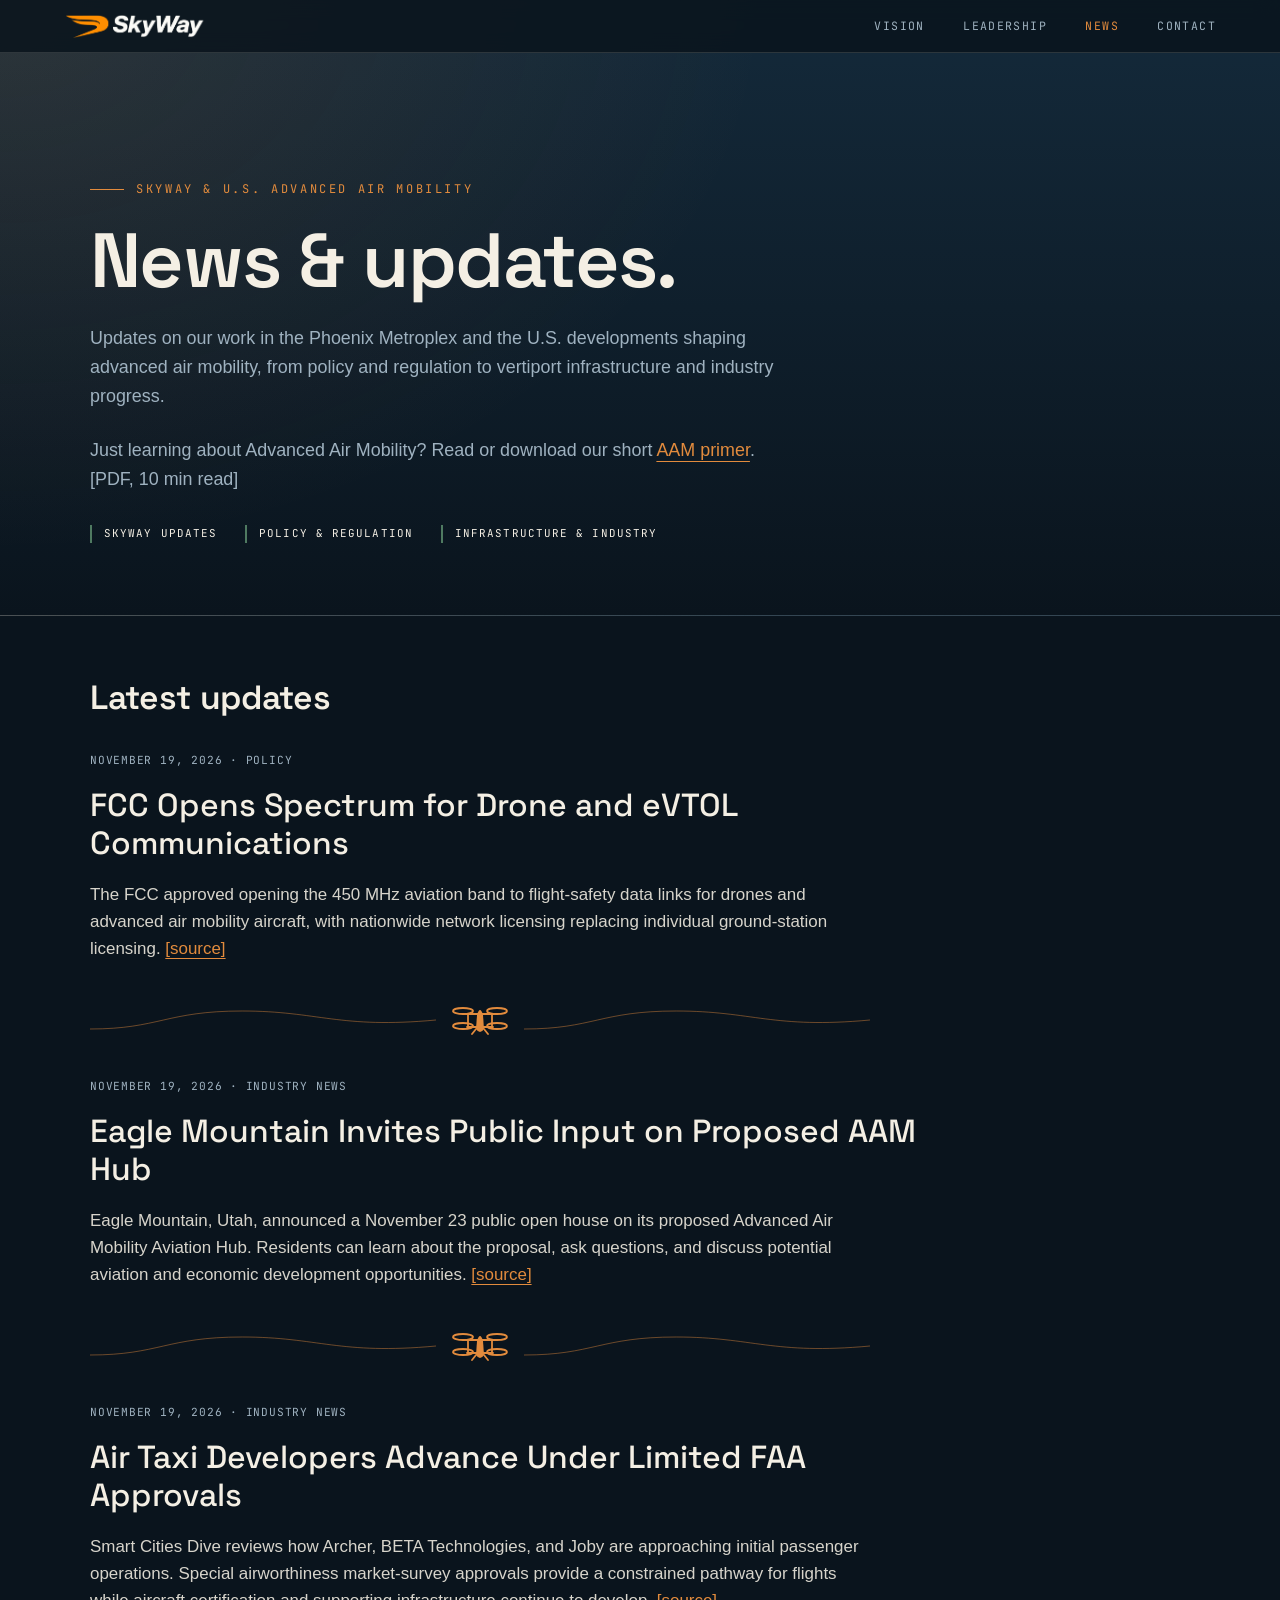
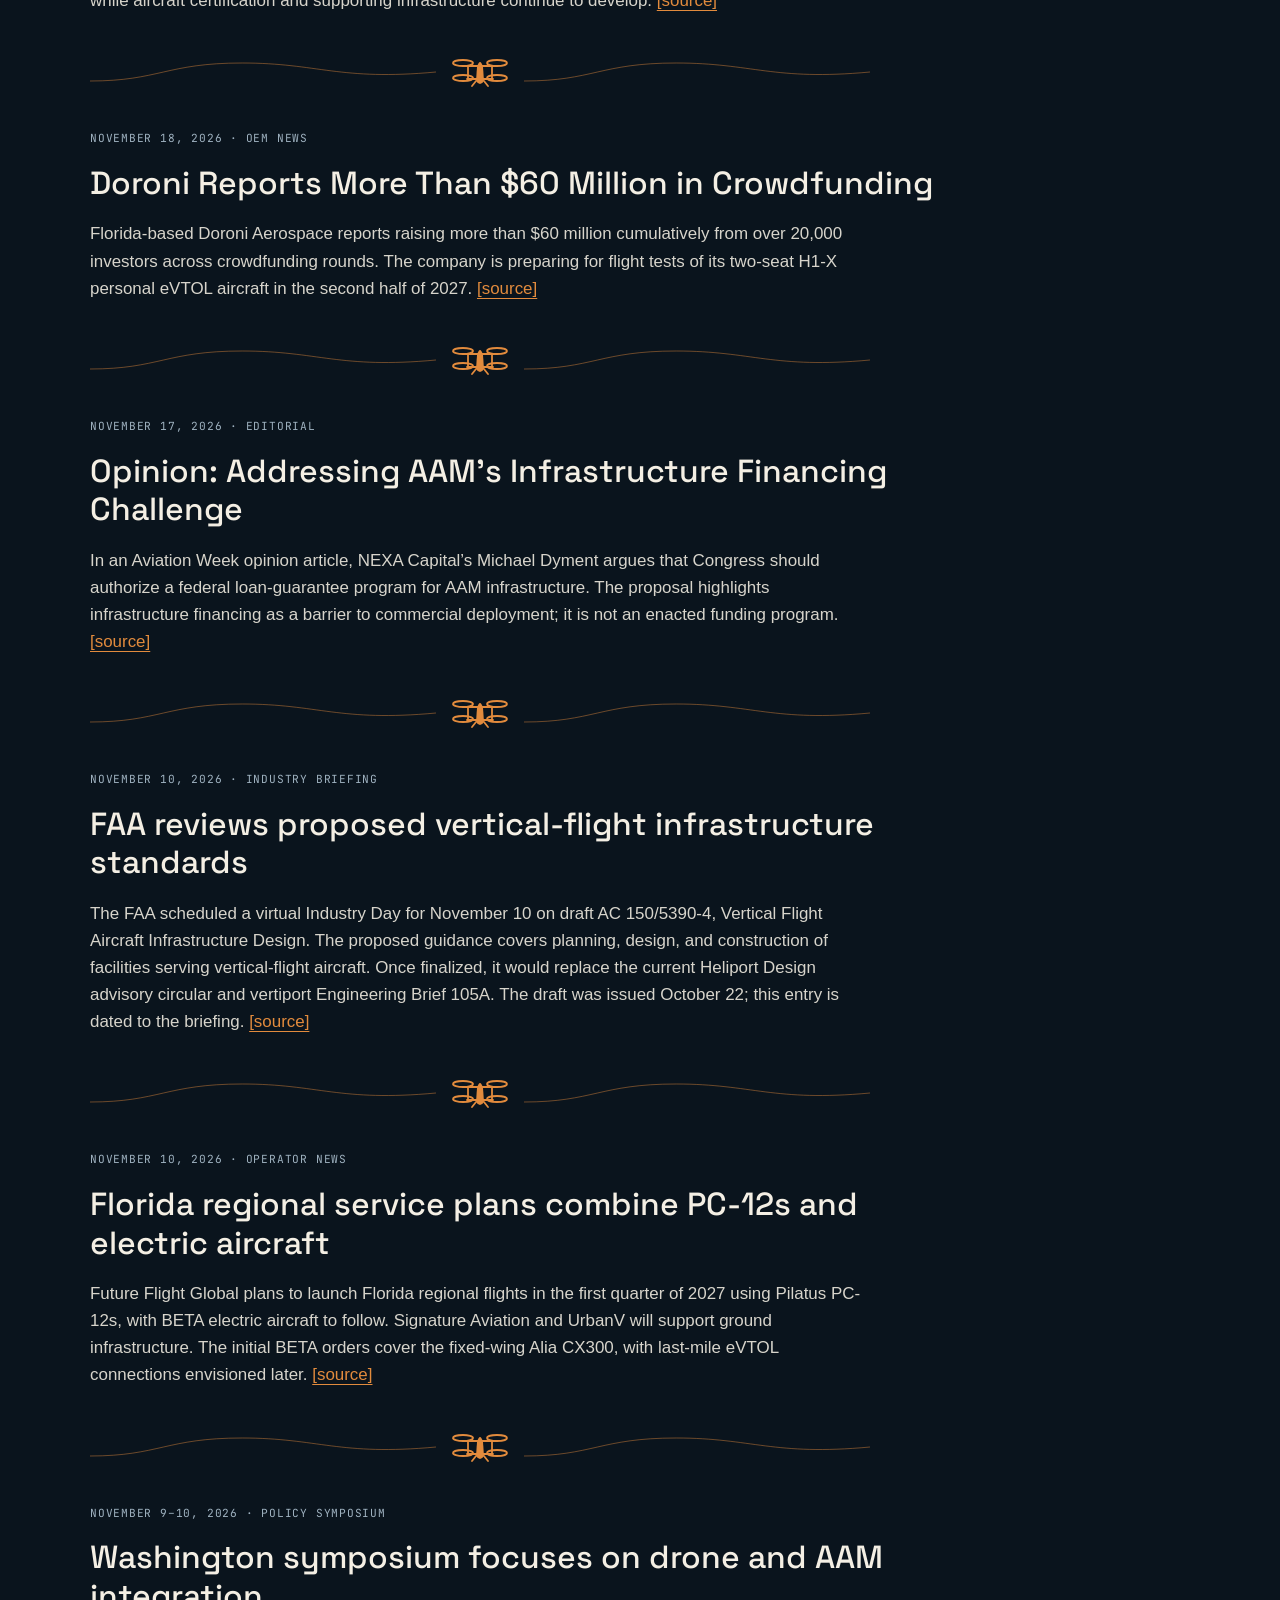
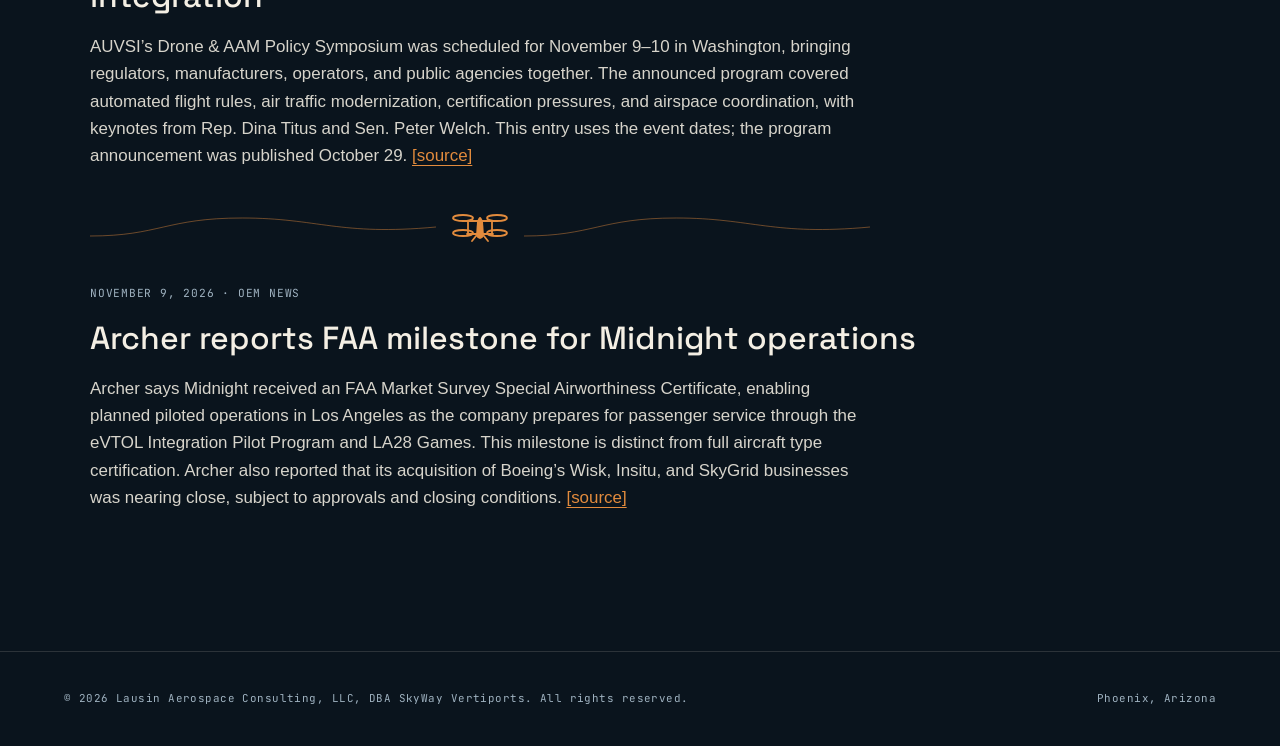
<file: news.html>
<!DOCTYPE html>
<html lang="en">
<head>
<meta charset="UTF-8">
<meta name="viewport" content="width=device-width, initial-scale=1.0">
<title>News &amp; Updates — SkyWay Vertiports</title>
<meta name="description" content="Updates from SkyWay Vertiports and selected U.S. advanced air mobility developments, with a focus on policy, vertiport infrastructure, and the Phoenix Metroplex.">
<link rel="preconnect" href="https://fonts.googleapis.com">
<link rel="preconnect" href="https://fonts.gstatic.com" crossorigin>
<link href="https://fonts.googleapis.com/css2?family=Space+Grotesk:wght@400;500;600;700&family=Source+Serif+4:opsz,wght@8..60,400;8..60,500;8..60,600&family=JetBrains+Mono:wght@400;500&display=swap" rel="stylesheet">
<link rel="stylesheet" href="styles.css">
</head>
<body class="news-page">
<a class="skip-link" href="#main-content">Skip to content</a>

<nav class="navbar scrolled" id="navbar" aria-label="Main navigation">
  <a class="navmark" href="index.html" aria-label="SkyWay Vertiports home">
    <img src="skyway_logo_ow.png" alt="SkyWay Vertiports">
  </a>
  <div class="navlinks">
    <a href="index.html#vision">Vision</a>
    <a href="index.html#leadership">Leadership</a>
    <a href="news.html" aria-current="page">News</a>
    <a href="index.html#contact">Contact</a>
  </div>
</nav>

<main id="main-content" class="news-main">
  <section class="news-hero" aria-labelledby="news-title">
    <div class="news-hero-inner">
      <div class="eyebrow">SkyWay &amp; U.S. Advanced Air Mobility</div>
      <h1 class="news-title" id="news-title">News &amp; updates.</h1>
      <p class="news-intro">Updates on our work in the Phoenix Metroplex and the U.S. developments shaping advanced air mobility, from policy and regulation to vertiport infrastructure and industry progress.</p><br>
	  <p class="news-intro">Just learning about Advanced Air Mobility? Read or download our short <a class="news-source" href="http://skywayvertiports.com/SkyWayVertiports-AAM_Primer_web.pdf">AAM primer</a>. [PDF, 10 min read]</p>
      <div class="news-topics" aria-label="Coverage areas">
        <span>SkyWay updates</span>
        <span>Policy &amp; regulation</span>
        <span>Infrastructure &amp; industry</span>
      </div>
    </div>
  </section>

  <section class="news-feed" aria-labelledby="latest-heading">
    <div class="news-feed-inner">
      <h2 class="news-feed-heading" id="latest-heading">Latest updates</h2>

      <!--
      HOW TO ADD NEWS (newest first)
      Copy one complete article below, or copy and uncomment the template.
      Insert it at INSERT NEW ARTICLES HERE. Use the news date, not the date
      you edit this page. For events, use the event date and say so visibly;
      identify an earlier announcement date in the summary when relevant.
      Replace the date, unique id, headline, summary, and the source URL in href.
      Match the headline's #link to the article id. Dates use YYYY-MM-DD in
      datetime. Write &amp; for &, &lt; for <, and &gt; for > in text.
      The flight-path separators appear automatically BETWEEN articles.
      No separator markup, JavaScript, or stylesheet edits are needed.
      -->

      <!-- BEGIN ARTICLE TEMPLATE (copy and uncomment)
      <article class="news-entry" id="[YYYY-MM-DD-short-unique-title]">
        <div class="news-meta"><time datetime="[YYYY-MM-DD]">[Month DD, YYYY]</time></div>
        <h3><a class="news-permalink" href="#[YYYY-MM-DD-short-unique-title]">[Brief title]</a></h3>
        <div class="news-body"><p>[Quick summary in your own words.] <a class="news-source" href="[https://original-source-url]">[source]</a></p></div>
      </article>
      END ARTICLE TEMPLATE -->

      <!-- INSERT NEW ARTICLES HERE, ABOVE ALL EXISTING ARTICLES. -->

<article class="news-entry" id="2026-11-19-fcc-aam-spectrum">
  <div class="news-meta"><time datetime="2026-11-19">November 19, 2026 · Policy</time></div>
  <h3><a class="news-permalink" href="#2026-11-19-fcc-aam-spectrum">FCC Opens Spectrum for Drone and eVTOL Communications</a></h3>
  <div class="news-body"><p>The FCC approved opening the 450 MHz aviation band to flight-safety data links for drones and advanced air mobility aircraft, with nationwide network licensing replacing individual ground-station licensing. <a class="news-source" href="https://www.ainonline.com/aviation-news/futureflight/2026-11-19/fcc-opens-450-mhz-band-drone-and-evtol-data-links">[source]</a></p></div>
</article>

<article class="news-entry" id="2026-11-19-eagle-mountain-aam-hub">
  <div class="news-meta"><time datetime="2026-11-19">November 19, 2026 · Industry News</time></div>
  <h3><a class="news-permalink" href="#2026-11-19-eagle-mountain-aam-hub">Eagle Mountain Invites Public Input on Proposed AAM Hub</a></h3>
  <div class="news-body"><p>Eagle Mountain, Utah, announced a November 23 public open house on its proposed Advanced Air Mobility Aviation Hub. Residents can learn about the proposal, ask questions, and discuss potential aviation and economic development opportunities. <a class="news-source" href="https://eaglemountain.gov/residents-invited-to-learn-more-about-proposed-aam-aviation-hub/">[source]</a></p></div>
</article>

<article class="news-entry" id="2026-11-19-air-taxi-passenger-pathways">
  <div class="news-meta"><time datetime="2026-11-19">November 19, 2026 · Industry News</time></div>
  <h3><a class="news-permalink" href="#2026-11-19-air-taxi-passenger-pathways">Air Taxi Developers Advance Under Limited FAA Approvals</a></h3>
  <div class="news-body"><p>Smart Cities Dive reviews how Archer, BETA Technologies, and Joby are approaching initial passenger operations. Special airworthiness market-survey approvals provide a constrained pathway for flights while aircraft certification and supporting infrastructure continue to develop. <a class="news-source" href="https://www.smartcitiesdive.com/news/air-taxi-first-flights-evtol/874516/">[source]</a></p></div>
</article>

<article class="news-entry" id="2026-11-18-doroni-funding-milestone">
  <div class="news-meta"><time datetime="2026-11-18">November 18, 2026 · OEM News</time></div>
  <h3><a class="news-permalink" href="#2026-11-18-doroni-funding-milestone">Doroni Reports More Than $60 Million in Crowdfunding</a></h3>
  <div class="news-body"><p>Florida-based Doroni Aerospace reports raising more than $60 million cumulatively from over 20,000 investors across crowdfunding rounds. The company is preparing for flight tests of its two-seat H1-X personal eVTOL aircraft in the second half of 2027. <a class="news-source" href="https://aviationweek.com/aerospace/advanced-air-mobility/doroni-aerospace-raises-60-million-advance-h1-x-evtol-program">[source]</a></p></div>
</article>

<article class="news-entry" id="2026-11-17-aam-infrastructure-financing">
  <div class="news-meta"><time datetime="2026-11-17">November 17, 2026 · Editorial</time></div>
  <h3><a class="news-permalink" href="#2026-11-17-aam-infrastructure-financing">Opinion: Addressing AAM’s Infrastructure Financing Challenge</a></h3>
  <div class="news-body"><p>In an Aviation Week opinion article, NEXA Capital’s Michael Dyment argues that Congress should authorize a federal loan-guarantee program for AAM infrastructure. The proposal highlights infrastructure financing as a barrier to commercial deployment; it is not an enacted funding program. <a class="news-source" href="https://aviationweek.com/aerospace/advanced-air-mobility/opinion-advanced-air-mobilitys-166-billion-infrastructure-challenge">[source]</a></p></div>
</article>


      <article class="news-entry" id="2026-11-10-faa-vertical-flight-design">
        <div class="news-meta"><time datetime="2026-11-10">November 10, 2026 · Industry briefing</time></div>
        <h3><a class="news-permalink" href="#2026-11-10-faa-vertical-flight-design">FAA reviews proposed vertical-flight infrastructure standards</a></h3>
        <div class="news-body"><p>The FAA scheduled a virtual Industry Day for November 10 on draft AC 150/5390-4, Vertical Flight Aircraft Infrastructure Design. The proposed guidance covers planning, design, and construction of facilities serving vertical-flight aircraft. Once finalized, it would replace the current Heliport Design advisory circular and vertiport Engineering Brief 105A. The draft was issued October 22; this entry is dated to the briefing. <a class="news-source" href="https://www.faa.gov/airports/resources/advisory_circulars/index.cfm/go/document.information/documentID/1045778">[source]</a></p></div>
      </article>

      <article class="news-entry" id="2026-11-10-florida-regional-electric-service">
        <div class="news-meta"><time datetime="2026-11-10">November 10, 2026 · Operator News</time></div>
        <h3><a class="news-permalink" href="#2026-11-10-florida-regional-electric-service">Florida regional service plans combine PC-12s and electric aircraft</a></h3>
        <div class="news-body"><p>Future Flight Global plans to launch Florida regional flights in the first quarter of 2027 using Pilatus PC-12s, with BETA electric aircraft to follow. Signature Aviation and UrbanV will support ground infrastructure. The initial BETA orders cover the fixed-wing Alia CX300, with last-mile eVTOL connections envisioned later. <a class="news-source" href="https://www.ainonline.com/aviation-news/business-aviation/2026-11-10/florida-air-service-taps-pc-12s-and-electric-aircraft">[source]</a></p></div>
      </article>

      <article class="news-entry" id="2026-11-09-auvsi-policy-symposium">
        <div class="news-meta"><time datetime="2026-11-09">November 9–10, 2026 · Policy symposium</time></div>
        <h3><a class="news-permalink" href="#2026-11-09-auvsi-policy-symposium">Washington symposium focuses on drone and AAM integration</a></h3>
        <div class="news-body"><p>AUVSI’s Drone &amp; AAM Policy Symposium was scheduled for November 9–10 in Washington, bringing regulators, manufacturers, operators, and public agencies together. The announced program covered automated flight rules, air traffic modernization, certification pressures, and airspace coordination, with keynotes from Rep. Dina Titus and Sen. Peter Welch. This entry uses the event dates; the program announcement was published October 29. <a class="news-source" href="https://www.auvsi.org/news/auvsi-drone-aam-policy-symposium-2026-lawmakers-regulators-and-industry-convene-in-washington-as-drone-and-aam-rules-take-shape/">[source]</a></p></div>
      </article>

      <article class="news-entry" id="2026-11-09-archer-midnight-market-survey">
        <div class="news-meta"><time datetime="2026-11-09">November 9, 2026 · OEM News</time></div>
        <h3><a class="news-permalink" href="#2026-11-09-archer-midnight-market-survey">Archer reports FAA milestone for Midnight operations</a></h3>
        <div class="news-body"><p>Archer says Midnight received an FAA Market Survey Special Airworthiness Certificate, enabling planned piloted operations in Los Angeles as the company prepares for passenger service through the eVTOL Integration Pilot Program and LA28 Games. This milestone is distinct from full aircraft type certification. Archer also reported that its acquisition of Boeing’s Wisk, Insitu, and SkyGrid businesses was nearing close, subject to approvals and closing conditions. <a class="news-source" href="https://investors.archer.com/news/news-details/2026/Archer-Announces-Q3-2026-Results-Receives-FAA-Market-Survey-Certificate-Unlocking-LA-Operations-and-Boeing-Deal-Close-Imminent/default.aspx">[source]</a></p></div>
      </article>

    </div>
  </section>
</main>

<footer>
  <span>© 2026 Lausin Aerospace Consulting, LLC, DBA SkyWay Vertiports. All rights reserved.</span>
  <span>Phoenix, Arizona</span>
</footer>

</body>
</html>
</file>
<file: styles.css>
:root{
    --ink: #0a141d;
    --navy: #12253600;
    --navy-solid: #142a3b;
    --horizon: #e28b3d;
    --ember: #c9642a;
    --saguaro: #4f7a61;
    --saguaro-dim: #375a48;
    --sand: #f4efe4;
    --steel: #9fb2c0;
    --line: rgba(244,239,228,0.14);
    --display: 'Space Grotesk', sans-serif;
    --body: 'Helvetica Neue', Helvetica, Arial, sans-serif;
    --mono: 'JetBrains Mono', monospace;
  }
  *{margin:0;padding:0;box-sizing:border-box;}
  html{scroll-behavior:smooth;}
  body{
    background:var(--ink);
    color:var(--sand);
    font-family:var(--body);
    line-height:1.6;
    overflow-x:hidden;
  }
  a{color:inherit;}
  img,video{display:block;max-width:100%;}

  /* ---------- NAV ---------- */
  .navbar{
    position:fixed; top:0; left:0; right:0; z-index:100;
    display:flex; align-items:center; justify-content:space-between;
    padding:22px 5vw;
    transition:background .4s ease, padding .4s ease, border-color .4s ease;
    border-bottom:1px solid transparent;
  }
  .navbar.scrolled{
    background:rgba(10,20,29,0.86);
    backdrop-filter:blur(10px);
    padding:14px 5vw;
    border-color:var(--line);
  }
  .navmark{ display:flex; align-items:center; }
  .navmark img{
    height:28px; width:auto; display:block;
    transition:height .4s ease;
  }
  .navbar.scrolled .navmark img{ height:24px; }
  .navlinks{ display:flex; gap:2.4rem; font-family:var(--mono); font-size:0.72rem;
    letter-spacing:0.12em; text-transform:uppercase; color:var(--steel);
  }
  .navlinks a{ text-decoration:none; transition:color .25s ease; }
  .navlinks a:hover{ color:var(--horizon); }
  @media (max-width:720px){
    .navbar{ flex-direction:column; align-items:flex-start; gap:8px; }
    .navlinks{ gap:1.2rem; font-size:0.64rem; }
  }

  /* ---------- HERO ---------- */
  .hero{
    position:relative; height:100vh; min-height:560px;
    display:flex; flex-direction:column; justify-content:flex-end;
    overflow:hidden;
  }
  @supports (height: 100svh){ .hero{ height:100svh; } }
  .hero-media{
    position:absolute; inset:0; width:100%; height:100%;
    object-fit:cover; object-position:center 62%;
    z-index:0;
  }
  .hero-scrim{
    position:absolute; inset:0; z-index:1;
    background:
      linear-gradient(180deg, rgba(8,15,22,0.55) 0%, rgba(8,15,22,0.15) 30%, rgba(8,15,22,0.35) 60%, rgba(6,12,18,0.92) 100%);
  }
  .hud{
    position:absolute; inset:0; z-index:2; pointer-events:none;
    padding:100px 5vw 0;
    display:flex; justify-content:space-between; align-items:flex-start;
    font-family:var(--mono); font-size:0.68rem; letter-spacing:0.08em;
    color:rgba(244,239,228,0.55); text-transform:uppercase;
  }
  .hud .corner{ position:relative; padding-top:14px; }
  .hud .corner::before{
    content:""; position:absolute; top:0; left:0; width:22px; height:22px;
    border-top:1px solid rgba(226,139,61,0.6); border-left:1px solid rgba(226,139,61,0.6);
  }
  .hud .corner.right{ text-align:right; padding-right:14px; }
  .hud .corner.right::before{ left:auto; right:0; border-left:none; border-right:1px solid rgba(226,139,61,0.6); }

  .hero-content{
    position:relative; z-index:3;
    padding:0 5vw 9vh;
    max-width:1100px;
  }
  .eyebrow{
    font-family:var(--mono); font-size:0.75rem; letter-spacing:0.22em;
    text-transform:uppercase; color:var(--horizon); margin-bottom:22px;
    display:flex; align-items:center; gap:12px;
  }
  .eyebrow::before{
    content:""; width:34px; height:1px; background:var(--horizon);
  }
  .hero-title{
    font-family:var(--display); font-weight:600;
    font-size:clamp(2.6rem, 6.4vw, 5.4rem);
    line-height:0.98; letter-spacing:-0.01em;
    color:var(--sand);
    margin-bottom:28px;
  }
  .hero-tagline{
    font-family:var(--body); font-weight:400;
    font-size:clamp(1rem, 1.35vw, 1.28rem);
    max-width:640px; color:rgba(244,239,228,0.86);
    font-style:italic;
    border-left:2px solid var(--saguaro);
    padding-left:20px;
  }
  .scroll-cue{
    position:absolute; bottom:26px; left:5vw; z-index:3;
    font-family:var(--mono); font-size:0.65rem; letter-spacing:0.16em;
    color:var(--steel); text-transform:uppercase;
    display:flex; align-items:center; gap:10px;
  }
  .scroll-cue .bar{ width:1px; height:30px; background:linear-gradient(var(--steel), transparent); }

  /* ---------- SECTION SHELL ---------- */
  section{ position:relative; padding:9vw 5vw; }
  .divider{
    height:1px; width:100%;
    background:linear-gradient(90deg, transparent, var(--line) 20%, var(--line) 80%, transparent);
  }
  .section-head{ max-width:760px; margin-bottom:4rem; }
  .kicker{
    font-family:var(--mono); font-size:0.72rem; letter-spacing:0.2em;
    text-transform:uppercase; color:var(--saguaro);
    margin-bottom:18px; display:flex; align-items:center; gap:12px;
  }
  .kicker::before{ content:""; width:26px; height:1px; background:var(--saguaro); }
  h2{
    font-family:var(--display); font-weight:600;
    font-size:clamp(1.9rem, 3.6vw, 3.1rem);
    letter-spacing:-0.01em; color:var(--sand); line-height:1.08;
  }
  .reveal{ opacity:0; transform:translateY(28px); transition:opacity .8s ease, transform .8s ease; }
  .reveal.in-view{ opacity:1; transform:translateY(0); }

  /* ---------- VISION SECTION ---------- */
  .vision{ background:var(--navy-solid); }
  .vision-grid{
    display:grid; grid-template-columns:1.1fr 0.9fr; gap:5vw; align-items:center;
  }
  .vision-copy p{ font-size:1.12rem; color:rgba(244,239,228,0.9); max-width:520px; }
  .vision-copy p + p{ margin-top:1.4rem; }
  .vision-copy .lede{
    font-family:var(--body); font-style:italic; font-size:1.28rem;
    color:var(--sand); margin-bottom:1.8rem; max-width:540px;
  }
  .vision-photo{ position:relative; border-radius:2px; overflow:hidden; }
  .vision-photo img{ width:100%; height:100%; object-fit:cover; filter:saturate(1.02); }
  .vision-photo::after{
    content:""; position:absolute; inset:0;
    background:linear-gradient(180deg, transparent 60%, rgba(10,20,29,0.55) 100%);
  }
  .pillars{
    margin-top:5rem; display:grid; grid-template-columns:repeat(3, 1fr); gap:2.5rem;
    border-top:1px solid var(--line); padding-top:3rem;
  }
  .pillar .tag{
    font-family:var(--mono); font-size:0.68rem; letter-spacing:0.14em;
    text-transform:uppercase; color:var(--horizon); margin-bottom:0.9rem;
  }
  .pillar h3{
    font-family:var(--display); font-weight:500; font-size:1.18rem;
    color:var(--sand); margin-bottom:0.7rem;
  }
  .pillar p{ font-size:0.98rem; color:var(--steel); }
  @media (max-width:900px){
    .vision-grid{ grid-template-columns:1fr; }
    .pillars{ grid-template-columns:1fr; gap:2.2rem; }
    .vision-photo{ order:-1; aspect-ratio:16/10; }
  }

  /* ---------- LEADERSHIP ---------- */
  .leadership{ background:var(--ink); }
  .lead-quote{
    font-family:var(--body); font-style:italic;
    font-size:clamp(1.2rem, 2vw, 1.6rem);
    color:var(--sand); max-width:880px; line-height:1.5;
    border-left:2px solid var(--horizon); padding-left:26px;
    margin-bottom:4.5rem;
  }
  .profile{
    display:grid; grid-template-columns:0.75fr 1.6fr; gap:4vw;
    border-top:1px solid var(--line); padding-top:3.2rem;
  }
  .profile-id .portrait{
    width:100%; aspect-ratio:3/4; overflow:hidden; border-radius:2px;
    margin-bottom:1.6rem; position:relative;
  }
  .profile-id .portrait img{
    width:100%; height:100%; object-fit:cover; filter:grayscale(0.15) contrast(1.03);
  }
  .profile-id .portrait::after{
    content:""; position:absolute; inset:0;
    box-shadow:inset 0 0 0 1px var(--line);
    background:linear-gradient(180deg, transparent 70%, rgba(10,20,29,0.35) 100%);
  }
  .profile-id .name{
    font-family:var(--display); font-weight:600; font-size:1.6rem; color:var(--sand);
  }
  .profile-id .role{
    font-family:var(--mono); font-size:0.72rem; letter-spacing:0.1em;
    text-transform:uppercase; color:var(--saguaro); margin-top:0.6rem; margin-bottom:1.8rem;
  }
  .stat-strip{ list-style:none; border-top:1px solid var(--line); }
  .stat-strip li{
    display:flex; justify-content:space-between; align-items:baseline;
    padding:0.7rem 0; border-bottom:1px solid var(--line);
    font-family:var(--mono); font-size:0.72rem; letter-spacing:0.04em;
    color:var(--steel); text-transform:uppercase;
  }
  .stat-strip li b{
    font-family:var(--display); font-size:0.95rem; color:var(--sand);
    letter-spacing:0; text-transform:none;
  }
  .bio p{ font-size:1.12rem; color:rgba(244,239,228,0.88); max-width:640px; }
  .bio p + p{ margin-top:1.3rem; }
  @media (max-width:900px){ .profile{ grid-template-columns:1fr; gap:2rem; } .profile-id .portrait{ max-width:280px; } }

  /* ---------- CONTACT ---------- */
  .contact{
    background:
      radial-gradient(120% 140% at 15% 0%, rgba(226,139,61,0.16) 0%, transparent 55%),
      linear-gradient(180deg, var(--navy-solid) 0%, var(--ink) 100%);
  }
  .contact-wrapper{
    display:grid; grid-template-columns:1fr 1.2fr; gap:4vw; align-items:flex-start;
  }
  .contact-inner{ max-width:820px; }
  .contact-photo{ position:relative; border-radius:2px; overflow:hidden; }
  .contact-photo img{ width:100%; height:100%; object-fit:cover; }
  .contact-photo::after{
    content:""; position:absolute; inset:0;
    background:linear-gradient(180deg, transparent 60%, rgba(10,20,29,0.3) 100%);
  }
  @media (max-width:1000px){ .contact-wrapper{ grid-template-columns:1fr; } .contact-photo{ max-width:400px; } }
  .contact p.lede{
    font-size:1.15rem; color:rgba(244,239,228,0.9); max-width:640px; margin-bottom:2.6rem;
  }
  .contact-actions{ display:flex; flex-wrap:wrap; gap:1.2rem; margin-bottom:3.5rem; }
  .btn{
    font-family:var(--display); font-weight:500; font-size:0.95rem;
    text-decoration:none; padding:16px 30px; border-radius:2px;
    display:inline-flex; align-items:center; gap:10px;
    transition:transform .25s ease, background .25s ease, border-color .25s ease;
  }
  .btn-primary{ background:var(--horizon); color:#0a141d; }
  .btn-primary:hover{ background:#eea059; transform:translateY(-2px); }
  .btn-secondary{ border:1px solid var(--line); color:var(--sand); }
  .btn-secondary:hover{ border-color:var(--saguaro); color:var(--saguaro); transform:translateY(-2px); }
  .contact-grid{
    display:grid; grid-template-columns:repeat(3, 1fr); gap:2rem;
    border-top:1px solid var(--line); padding-top:2.6rem;
  }
  .contact-grid .tag{
    font-family:var(--mono); font-size:0.68rem; letter-spacing:0.12em;
    text-transform:uppercase; color:var(--steel); margin-bottom:0.6rem;
  }
  .contact-grid .val{ font-family:var(--display); font-size:1.02rem; color:var(--sand); }
  @media (max-width:720px){ .contact-grid{ grid-template-columns:1fr; } }

  /* ---------- FOOTER ---------- */
  footer{
    padding:2.4rem 5vw; border-top:1px solid var(--line);
    display:flex; justify-content:space-between; align-items:center; flex-wrap:wrap; gap:1rem;
    font-family:var(--mono); font-size:0.68rem; letter-spacing:0.04em; color:var(--steel);
  }

  /* ---------- SMALL SCREENS (phones) ---------- */
  @media (max-width:720px){
    .hud{ padding:118px 6vw 0; font-size:0.6rem; letter-spacing:0.06em; }
    .hud .corner::before{ width:16px; height:16px; }
    .hero-content{ padding:0 6vw 8vh; }
    .hero-tagline{ padding-left:14px; }
    section{ padding:16vw 6vw; }
    .section-head{ margin-bottom:2.8rem; }
    .lead-quote{ padding-left:18px; margin-bottom:3rem; }
    .contact-actions{ flex-direction:column; }
    .contact-actions .btn{ width:100%; justify-content:center; }
    footer{ flex-direction:column; align-items:flex-start; }
  }
  @media (max-width:480px){
    .hero-title{ font-size:2.4rem; }
    .hud{ padding:112px 6vw 0; }
    .stat-strip li{ font-size:0.64rem; }
  }

  @media (prefers-reduced-motion: reduce){
    html{ scroll-behavior:auto; }
    .reveal{ transition:none; opacity:1; transform:none; }
  }

/* ---------- SHARED NAVIGATION & ACCESSIBILITY ---------- */
.navmark { text-decoration:none; }
.navlinks { flex-wrap:wrap; }
.navlinks a[aria-current="page"] { color:var(--horizon); }
a:focus-visible {
  outline:2px solid var(--horizon);
  outline-offset:5px;
}
.skip-link {
  position:fixed; top:10px; left:5vw; z-index:200;
  padding:10px 16px; background:var(--sand); color:var(--ink);
  font-family:var(--display); transform:translateY(-200%);
}
.skip-link:focus { transform:translateY(0); }
#vision, #leadership, #contact { scroll-margin-top:100px; }

/* ---------- NEWS PAGE ---------- */
.news-main { min-height:calc(100svh - 90px); }
.news-hero {
  padding:180px 5vw 72px;
  background:
    radial-gradient(100% 150% at 0% 0%, rgba(226,139,61,0.12), transparent 60%),
    linear-gradient(180deg, var(--navy-solid), var(--ink));
  border-bottom:1px solid var(--line);
}
.news-hero-inner, .news-feed-inner { max-width:1100px; margin:0 auto; }
.news-title {
  font-family:var(--display); font-weight:600;
  font-size:clamp(2.7rem, 6vw, 4.8rem);
  line-height:1.03; letter-spacing:-0.02em; margin-bottom:24px;
}
.news-intro { max-width:700px; font-size:1.12rem; color:var(--steel); }
.news-topics {
  display:flex; flex-wrap:wrap; gap:12px 28px; margin-top:32px;
  font-family:var(--mono); font-size:0.68rem;
  letter-spacing:0.1em; text-transform:uppercase; color:var(--sand);
}
.news-topics span { padding-left:12px; border-left:2px solid var(--saguaro); }
.news-feed { padding:64px 5vw 100px; }
.news-feed-heading { font-size:clamp(1.6rem, 3vw, 2.1rem); margin-bottom:36px; }
.news-empty { padding:32px 0; border-top:1px solid var(--line); }
.news-empty p { max-width:650px; color:var(--steel); }
.news-empty p + p { margin-top:12px; }
.news-empty a, .news-body a { text-underline-offset:4px; }
.news-empty a:hover, .news-body a:hover { color:var(--horizon); }
.news-entry { padding:36px 0 40px; border-top:1px solid var(--line); scroll-margin-top:110px; }
.news-meta {
  display:flex; flex-wrap:wrap; gap:12px 24px; margin-bottom:16px;
  font-family:var(--mono); font-size:0.7rem;
  letter-spacing:0.07em; text-transform:uppercase; color:var(--steel);
}
.news-category { color:var(--horizon); }
.news-entry h3 {
  max-width:850px; margin-bottom:18px;
  font-family:var(--display); font-weight:500;
  font-size:clamp(1.45rem, 3vw, 2rem); line-height:1.2;
}
.news-permalink { text-decoration:none; }
.news-permalink:hover { color:var(--horizon); }
.news-body { max-width:780px; color:rgba(244,239,228,0.88); font-size:1.06rem; }
.news-body p + p { margin-top:16px; }
.news-body strong { color:var(--sand); }
.news-source {
  display:inline-block; margin-top:24px; color:var(--horizon);
  font-family:var(--display); font-weight:500;
  text-decoration:underline; text-underline-offset:5px;
}
.news-source:hover { color:var(--sand); }

@media (max-width:720px) {
  .navbar { padding:18px 6vw; }
  .navbar.scrolled { padding:14px 6vw; }
  .navlinks { gap:0.55rem 1rem; }
  #vision, #leadership, #contact { scroll-margin-top:140px; }
  .news-hero { padding:165px 6vw 48px; }
  .news-feed { padding:44px 6vw 64px; }
  .news-entry { scroll-margin-top:150px; }
  .news-topics { gap:12px 20px; }
}

/* ---------- FLIGHT-PATH NEWS SEPARATORS ---------- */
.news-entry { border-top:0; padding:0 0 40px; position:relative; }
.news-entry + .news-entry { padding-top:76px; }
.news-entry + .news-entry::before {
  content:""; position:absolute; top:0; left:0; width:100%; max-width:780px; height:36px;
  background-image:url("data:image/svg+xml,%3Csvg%20xmlns%3D%22http%3A%2F%2Fwww.w3.org%2F2000%2Fsvg%22%20viewBox%3D%220%200%2064%2036%22%20fill%3D%22none%22%20stroke%3D%22%23e28b3d%22%20stroke-width%3D%221.8%22%20stroke-linecap%3D%22round%22%20stroke-linejoin%3D%22round%22%3E%3Cpath%20d%3D%22M29%2013%20Q32%203%2035%2013%20L36%2027%20Q32%2033%2028%2027%20Z%22%20fill%3D%22%23e28b3d%22%20stroke%3D%22none%22%2F%3E%3Cpath%20d%3D%22M15%2012%20L49%2012%20M19%2025%20L45%2025%20M20%2012%20L20%2025%20M44%2012%20L44%2025%20M28%2027%20L24%2032%20M36%2027%20L40%2032%22%2F%3E%3Cellipse%20cx%3D%2215%22%20cy%3D%229%22%20rx%3D%2210%22%20ry%3D%223%22%2F%3E%3Cellipse%20cx%3D%2249%22%20cy%3D%229%22%20rx%3D%2210%22%20ry%3D%223%22%2F%3E%3Cellipse%20cx%3D%2215%22%20cy%3D%2224%22%20rx%3D%2210%22%20ry%3D%223%22%2F%3E%3Cellipse%20cx%3D%2249%22%20cy%3D%2224%22%20rx%3D%2210%22%20ry%3D%223%22%2F%3E%3C%2Fsvg%3E"), url("data:image/svg+xml,%3Csvg%20xmlns%3D%22http%3A%2F%2Fwww.w3.org%2F2000%2Fsvg%22%20viewBox%3D%220%200%20500%2032%22%20preserveAspectRatio%3D%22none%22%3E%3Cpath%20d%3D%22M0%2025%20C100%2025%20110%207%20220%207%20S360%2025%20500%2016%22%20fill%3D%22none%22%20stroke%3D%22%23e28b3d%22%20stroke-opacity%3D%22.45%22%20stroke-width%3D%221%22%20vector-effect%3D%22non-scaling-stroke%22%2F%3E%3C%2Fsvg%3E"), url("data:image/svg+xml,%3Csvg%20xmlns%3D%22http%3A%2F%2Fwww.w3.org%2F2000%2Fsvg%22%20viewBox%3D%220%200%20500%2032%22%20preserveAspectRatio%3D%22none%22%3E%3Cpath%20d%3D%22M0%2025%20C100%2025%20110%207%20220%207%20S360%2025%20500%2016%22%20fill%3D%22none%22%20stroke%3D%22%23e28b3d%22%20stroke-opacity%3D%22.45%22%20stroke-width%3D%221%22%20vector-effect%3D%22non-scaling-stroke%22%2F%3E%3C%2Fsvg%3E");
  background-position:center, left center, right center;
  background-size:64px 36px, calc(50% - 44px) 32px, calc(50% - 44px) 32px;
  background-repeat:no-repeat;
}
.news-source { display:inline; margin:0; font:inherit; white-space:nowrap; }
</file>
